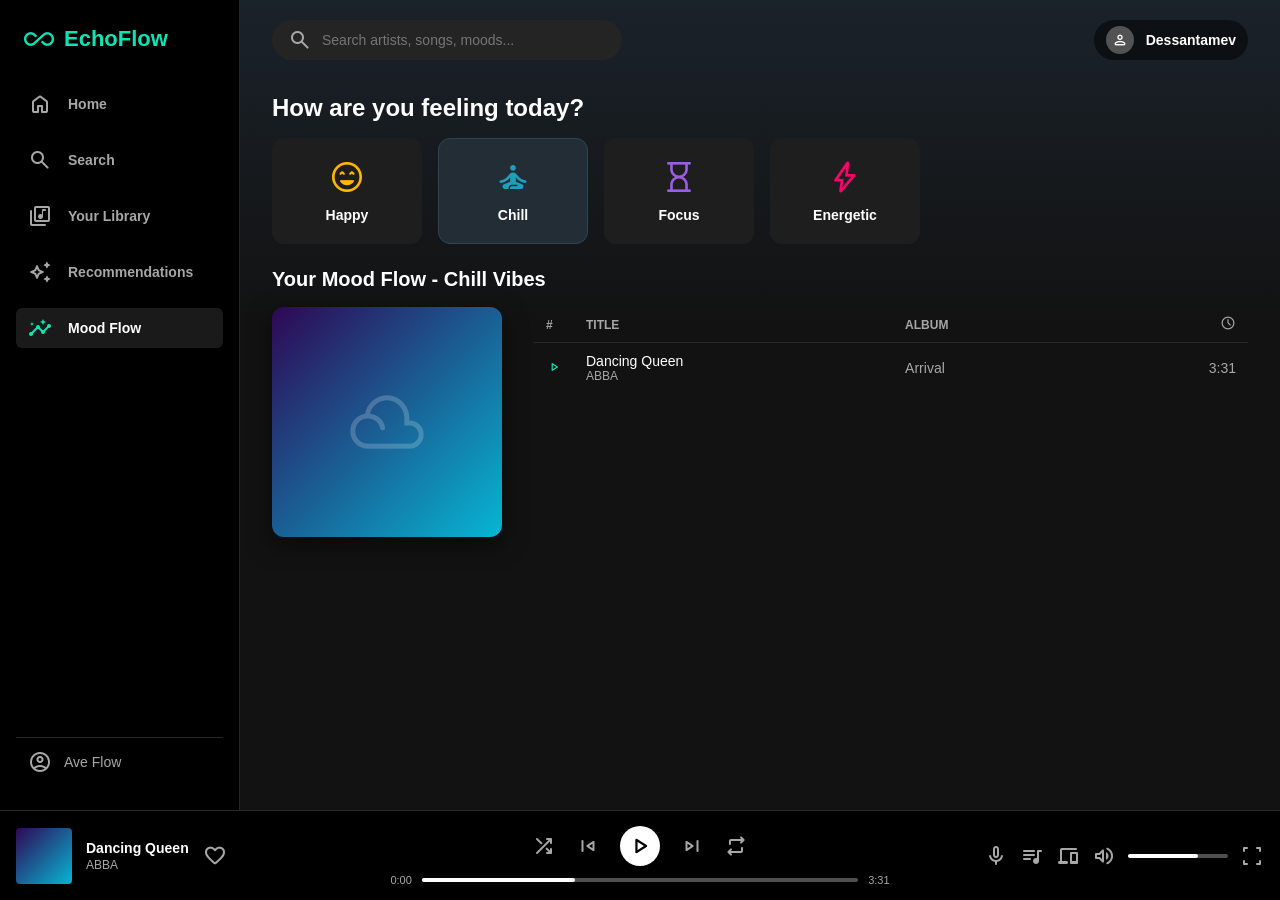
<file: index.html>
<!DOCTYPE html>
<html lang="es">
<head>
    <meta charset="UTF-8">
    <meta name="viewport" content="width=device-width, initial-scale=1.0">
    <title>EchoFlow - Mood Streaming</title>
    <link rel="stylesheet" href="https://fonts.googleapis.com/css2?family=Material+Symbols+Rounded:opsz,wght,FILL,GRAD@24,400,0..1,0">
    <link rel="stylesheet" href="frontend/principal.css">

</head>
<body>

    <div class="app-container">
        <aside class="sidebar">
            <div>
                <div class="logo">
                    <span class="material-symbols-rounded">all_inclusive</span>
                    EchoFlow
                </div>
                <ul class="nav-menu">
                    <li class="nav-item"><a href="#"><span class="material-symbols-rounded">home</span>Home</a></li>
                    <li class="nav-item"><a href="#"><span class="material-symbols-rounded">search</span>Search</a></li>
                    <li class="nav-item"><a href="#"><span class="material-symbols-rounded">library_music</span>Your Library</a></li>
                    <li class="nav-item"><a href="#"><span class="material-symbols-rounded">auto_awesome</span>Recommendations</a></li>
                    <li class="nav-item active"><a href="#"><span class="material-symbols-rounded">insights</span>Mood Flow</a></li>
                </ul>
            </div>
            <div class="sidebar-footer">
                <span class="material-symbols-rounded">account_circle</span>
                <span>Ave Flow</span>
            </div>
        </aside>

        <main class="main-content">
            <div class="top-bar">
                <div class="search-box">
                    <span class="material-symbols-rounded" style="color: var(--text-secondary);">search</span>
                    <input type="text" placeholder="Search artists, songs, moods...">
                </div>
                <div class="user-profile">
                    <div class="user-avatar">
                        <span class="material-symbols-rounded" style="font-size: 18px;">person</span>
                    </div>
                    <span>Dessantamev</span>
                </div>
            </div>

            <section class="mood-section">
                <h2>How are you feeling today?</h2>
                <div class="mood-grid">
                    <div class="mood-card happy">
                        <span class="material-symbols-rounded">sentiment_very_satisfied</span>
                        <p>Happy</p>
                    </div>
                    <div class="mood-card chill active">
                        <span class="material-symbols-rounded">self_improvement</span>
                        <p>Chill</p>
                    </div>
                    <div class="mood-card focus">
                        <span class="material-symbols-rounded">hourglass_empty</span>
                        <p>Focus</p>
                    </div>
                    <div class="mood-card energetic">
                        <span class="material-symbols-rounded">bolt</span>
                        <p>Energetic</p>
                    </div>
                </div>
            </section>

            <section class="playlist-section">
                <h3>Your Mood Flow - Chill Vibes</h3>
                <div class="playlist-container">
                    <div class="playlist-cover">
                        <span class="material-symbols-rounded playlist-cover-art">filter_drama</span>
                    </div>

                    <table class="track-list-table">
                        <thead>
                            <tr>
                                <th style="width: 5%">#</th>
                                <th style="width: 45%">Title</th>
                                <th style="width: 35%">Album</th>
                                <th style="width: 15%; text-align: right;"><span class="material-symbols-rounded" style="font-size: 16px;">schedule</span></th>
                            </tr>
                        </thead>
                        <tbody id="lista-canciones">
                            <tr class="track-row" data-url="https://www.soundhelix.com/examples/mp3/SoundHelix-Song-1.mp3" style="cursor: pointer;">
                                <td class="track-index">
                                    <span class="material-symbols-rounded" style="font-size: 16px; color: var(--accent-color);">play_arrow</span>
                                </td>
                                <td class="track-title-cell">
                                    <div class="track-title-info">
                                        <span id="titulo-fila">Dancing Queen</span>
                                        <span class="track-artist" id="artista-fila">ABBA</span>
                                    </div>
                                </td>
                                <td class="track-album">Arrival</td>
                                <td class="track-duration">3:31</td>
                            </tr>
                        </tbody>
                    </table>
                </div>
            </section>
        </main>
    </div>

    <footer class="player-bar">
        <audio id="reproductor-principal" src=""></audio>

        <div class="player-track-info">
            <div class="player-mini-cover"></div>
            <div class="player-text-details">
                <h4 id="player-titulo">Dancing Queen</h4>
                <p id="player-artista">ABBA</p>
            </div>
            <span class="material-symbols-rounded like-btn">favorite</span>
        </div>

        <div class="player-controls">
            <div class="control-buttons">
                <span class="material-symbols-rounded">shuffle</span>
                <span class="material-symbols-rounded">skip_previous</span>
                <span class="material-symbols-rounded play-btn" id="btn-footer-play">play_arrow</span>
                <span class="material-symbols-rounded">skip_next</span>
                <span class="material-symbols-rounded">repeat</span>
            </div>
            <div class="playback-bar">
                <span>0:00</span>
                <div class="progress-bar-container">
                    <div class="progress-bar-fill"></div>
                </div>
                <span>3:31</span>
            </div>
        </div>

        <div class="player-utility-controls">
            <span class="material-symbols-rounded">mic</span>
            <span class="material-symbols-rounded">queue_music</span>
            <span class="material-symbols-rounded">devices</span>
            <span class="material-symbols-rounded">volume_up</span>
            <div class="volume-bar">
                <div class="volume-bar-fill"></div>
            </div>
            <span class="material-symbols-rounded">fullscreen</span>
        </div>
    </footer>

    <script src="frontend/funcionamiento.js"></script>
    
</body>
</html>
</file>
<file: frontend/principal.css>
:root {
            --bg-main: #121212;
            --bg-sidebar: #000000;
            --bg-card: #1e1e1e;
            --bg-card-active: #232d36;
            --text-primary: #ffffff;
            --text-secondary: #a7a7a7;
            --accent-color: #0ee3b4; /* Verde/Cian característico de EchoFlow */
            --player-bg: #000000;
            --border-color: #282828;
        }

        * {
            margin: 0;
            padding: 0;
            box-sizing: border-box;
            font-family: 'Segoe UI', Tahoma, Geneva, Verdana, sans-serif;
            -webkit-user-select: none;
            user-select: none;
        }

        body {
            background-color: var(--bg-main);
            color: var(--text-primary);
            overflow: hidden;
            height: 100vh;
            display: flex;
            flex-direction: column;
        }

        /* Contenedor Principal (Sidebar + Content) */
        .app-container {
            display: flex;
            flex: 1;
            height: calc(100vh - 90px); /* Resta el espacio del player */
        }

        /* BARRA LATERAL (SIDEBAR) */
        .sidebar {
            width: 240px;
            background-color: var(--bg-sidebar);
            display: flex;
            flex-direction: column;
            padding: 24px 16px;
            justify-content: space-between;
            border-right: 1px solid var(--border-color);
        }

        .logo {
            display: flex;
            align-items: center;
            gap: 10px;
            color: var(--accent-color);
            font-size: 22px;
            font-weight: 700;
            margin-bottom: 30px;
            padding-left: 8px;
        }

        .logo span {
            font-size: 30px;
        }

        .nav-menu {
            list-style: none;
            display: flex;
            flex-direction: column;
            gap: 16px;
        }

        .nav-item a {
            display: flex;
            align-items: center;
            gap: 16px;
            color: var(--text-secondary);
            text-decoration: none;
            font-weight: 600;
            font-size: 14px;
            padding: 8px 12px;
            border-radius: 6px;
            transition: all 0.2s ease;
        }

        .nav-item a:hover, .nav-item.active a {
            color: var(--text-primary);
            background-color: #1a1a1a;
        }

        .nav-item.active a span {
            color: var(--accent-color);
        }

        .sidebar-footer {
            display: flex;
            align-items: center;
            gap: 12px;
            padding: 12px;
            border-top: 1px solid var(--border-color);
            color: var(--text-secondary);
            font-size: 14px;
            cursor: pointer;
        }

        /* CONTENIDO PRINCIPAL */
        .main-content {
            flex: 1;
            background: linear-gradient(to bottom, #1a222a 0%, var(--bg-main) 40%);
            overflow-y: auto;
            padding: 20px 32px;
            display: flex;
            flex-direction: column;
            gap: 24px;
        }

        /* Barra de navegación superior */
        .top-bar {
            display: flex;
            justify-content: space-between;
            align-items: center;
            margin-bottom: 10px;
        }

        .search-box {
            display: flex;
            align-items: center;
            background-color: #242424;
            padding: 8px 16px;
            border-radius: 50px;
            width: 350px;
            gap: 10px;
        }

        .search-box input {
            background: none;
            border: none;
            color: var(--text-primary);
            width: 100%;
            outline: none;
            font-size: 14px;
        }

        .user-profile {
            display: flex;
            align-items: center;
            gap: 12px;
            background-color: rgba(0,0,0,0.5);
            padding: 6px 12px;
            border-radius: 50px;
            cursor: pointer;
            font-size: 14px;
            font-weight: 600;
        }

        .user-avatar {
            width: 28px;
            height: 28px;
            background-color: #535353;
            border-radius: 50px;
            display: flex;
            align-items: center;
            justify-content: center;
        }

        /* Sección de Estado de Ánimo (Mood Section) */
        .mood-section h2 {
            font-size: 24px;
            font-weight: 700;
            margin-bottom: 16px;
        }

        .mood-grid {
            display: grid;
            grid-template-columns: repeat(4, 150px);
            gap: 16px;
        }

        .mood-card {
            background-color: var(--bg-card);
            border-radius: 12px;
            padding: 20px;
            display: flex;
            flex-direction: column;
            align-items: center;
            justify-content: center;
            gap: 12px;
            cursor: pointer;
            transition: transform 0.2s, background-color 0.2s;
            border: 1px solid transparent;
        }

        .mood-card:hover {
            transform: translateY(-4px);
            background-color: #282828;
        }

        .mood-card.active {
            background-color: var(--bg-card-active);
            border-color: #2e4454;
        }

        .mood-card .material-symbols-rounded {
            font-size: 36px;
        }

        .mood-card.happy .material-symbols-rounded { color: #ffb703; }
        .mood-card.chill .material-symbols-rounded { color: #219ebc; }
        .mood-card.focus .material-symbols-rounded { color: #9b5de5; }
        .mood-card.energetic .material-symbols-rounded { color: #ff006e; }

        .mood-card p {
            font-size: 14px;
            font-weight: 600;
        }

        /* Sección de Playlist y Tabla */
        .playlist-section h3 {
            font-size: 20px;
            font-weight: 700;
            margin-bottom: 16px;
        }

        .playlist-container {
            display: flex;
            gap: 32px;
            align-items: flex-start;
        }

        .playlist-cover {
            width: 230px;
            height: 230px;
            border-radius: 12px;
            background: linear-gradient(135deg, #2e0854, #06b6d4);
            display: flex;
            align-items: center;
            justify-content: center;
            box-shadow: 0 8px 24px rgba(0,0,0,0.5);
            position: relative;
        }

        .playlist-cover-art {
            font-size: 80px;
            color: rgba(255,255,255,0.2);
        }

        .track-list-table {
            flex: 1;
            border-collapse: collapse;
        }

        .track-list-table th {
            text-align: left;
            color: var(--text-secondary);
            font-size: 12px;
            text-transform: uppercase;
            padding: 8px 12px;
            border-bottom: 1px solid var(--border-color);
        }

        .track-row {
            border-radius: 6px;
            transition: background-color 0.2s;
            cursor: pointer;
        }

        .track-row:hover {
            background-color: rgba(255,255,255,0.05);
        }

        .track-row.active {
            color: var(--accent-color);
        }

        .track-row td {
            padding: 10px 12px;
            font-size: 14px;
            vertical-align: middle;
        }

        .track-index {
            color: var(--text-secondary);
            width: 40px;
        }

        .track-row.active .track-index {
            color: var(--accent-color);
        }

        .track-title-info {
            display: flex;
            flex-direction: column;
        }

        .track-artist {
            font-size: 12px;
            color: var(--text-secondary);
        }
        
        .track-row.active .track-artist {
            color: rgba(14, 227, 180, 0.7);
        }

        .track-album {
            color: var(--text-secondary);
        }

        .track-duration {
            color: var(--text-secondary);
            text-align: right;
        }

        .track-actions {
            text-align: right;
            color: var(--text-secondary);
            width: 80px;
        }

        .track-actions span {
            font-size: 18px;
            margin-left: 8px;
            cursor: pointer;
        }

        .track-actions span:hover {
            color: var(--text-primary);
        }

        /* REPRODUCTOR INFERIOR (PLAYER) */
        .player-bar {
            height: 90px;
            background-color: var(--player-bg);
            border-top: 1px solid var(--border-color);
            display: flex;
            justify-content: space-between;
            align-items: center;
            padding: 0 16px;
            position: relative;
            z-index: 10;
        }

        /* Info de Canción actual */
        .player-track-info {
            display: flex;
            align-items: center;
            gap: 14px;
            width: 30%;
        }

        .player-mini-cover {
            width: 56px;
            height: 56px;
            background: linear-gradient(135deg, #2e0854, #06b6d4);
            border-radius: 4px;
        }

        .player-text-details h4 {
            font-size: 14px;
            font-weight: 600;
            margin-bottom: 2px;
        }

        .player-text-details p {
            font-size: 12px;
            color: var(--text-secondary);
        }

        .player-track-info .like-btn {
            color: var(--text-secondary);
            cursor: pointer;
        }

        .player-track-info .like-btn:hover {
            color: var(--text-primary);
        }

        /* Controles de reproducción */
        .player-controls {
            display: flex;
            flex-direction: column;
            align-items: center;
            gap: 8px;
            width: 40%;
        }

        .control-buttons {
            display: flex;
            align-items: center;
            gap: 20px;
            color: var(--text-secondary);
        }

        .control-buttons span {
            cursor: pointer;
        }

        .control-buttons span:hover {
            color: var(--text-primary);
        }

        .control-buttons .play-btn {
            background-color: var(--text-primary);
            color: black;
            border-radius: 50px;
            padding: 6px;
            font-size: 28px;
        }

        .control-buttons .play-btn:hover {
            transform: scale(1.05);
            background-color: #ffffff;
        }

        .playback-bar {
            display: flex;
            align-items: center;
            gap: 10px;
            width: 100%;
            font-size: 11px;
            color: var(--text-secondary);
        }

        .progress-bar-container {
            flex: 1;
            height: 4px;
            background-color: #4f4f4f;
            border-radius: 2px;
            position: relative;
            cursor: pointer;
        }

        .progress-bar-fill {
            width: 35%;
            height: 100%;
            background-color: var(--text-primary);
            border-radius: 2px;
        }

        .progress-bar-container:hover .progress-bar-fill {
            background-color: var(--accent-color);
        }

        /* Controles de volumen/utilidades */
        .player-utility-controls {
            display: flex;
            align-items: center;
            gap: 12px;
            justify-content: flex-end;
            width: 30%;
            color: var(--text-secondary);
        }

        .player-utility-controls span {
            cursor: pointer;
        }

        .player-utility-controls span:hover {
            color: var(--text-primary);
        }

        .volume-bar {
            width: 100px;
            height: 4px;
            background-color: #4f4f4f;
            border-radius: 2px;
            position: relative;
        }

        .volume-bar-fill {
            width: 70%;
            height: 100%;
            background-color: var(--text-primary);
            border-radius: 2px;
        }
</file>
